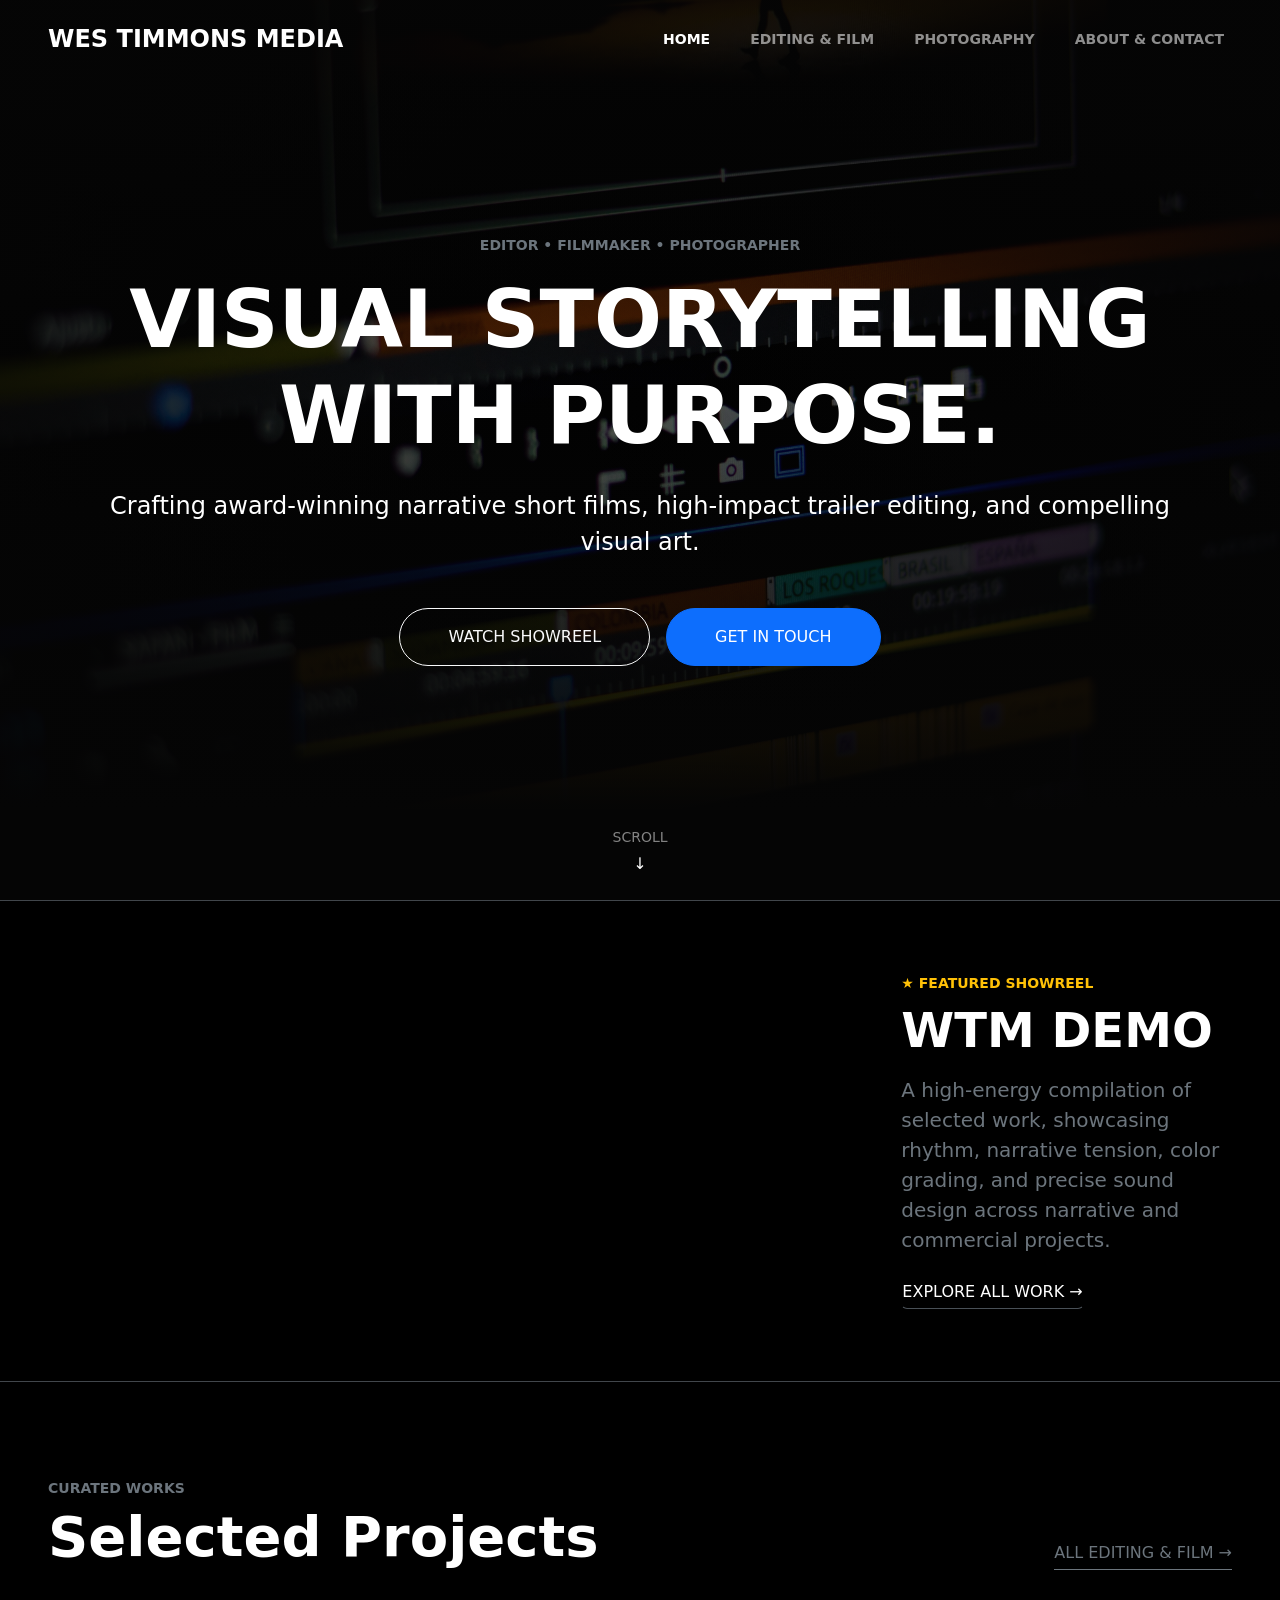
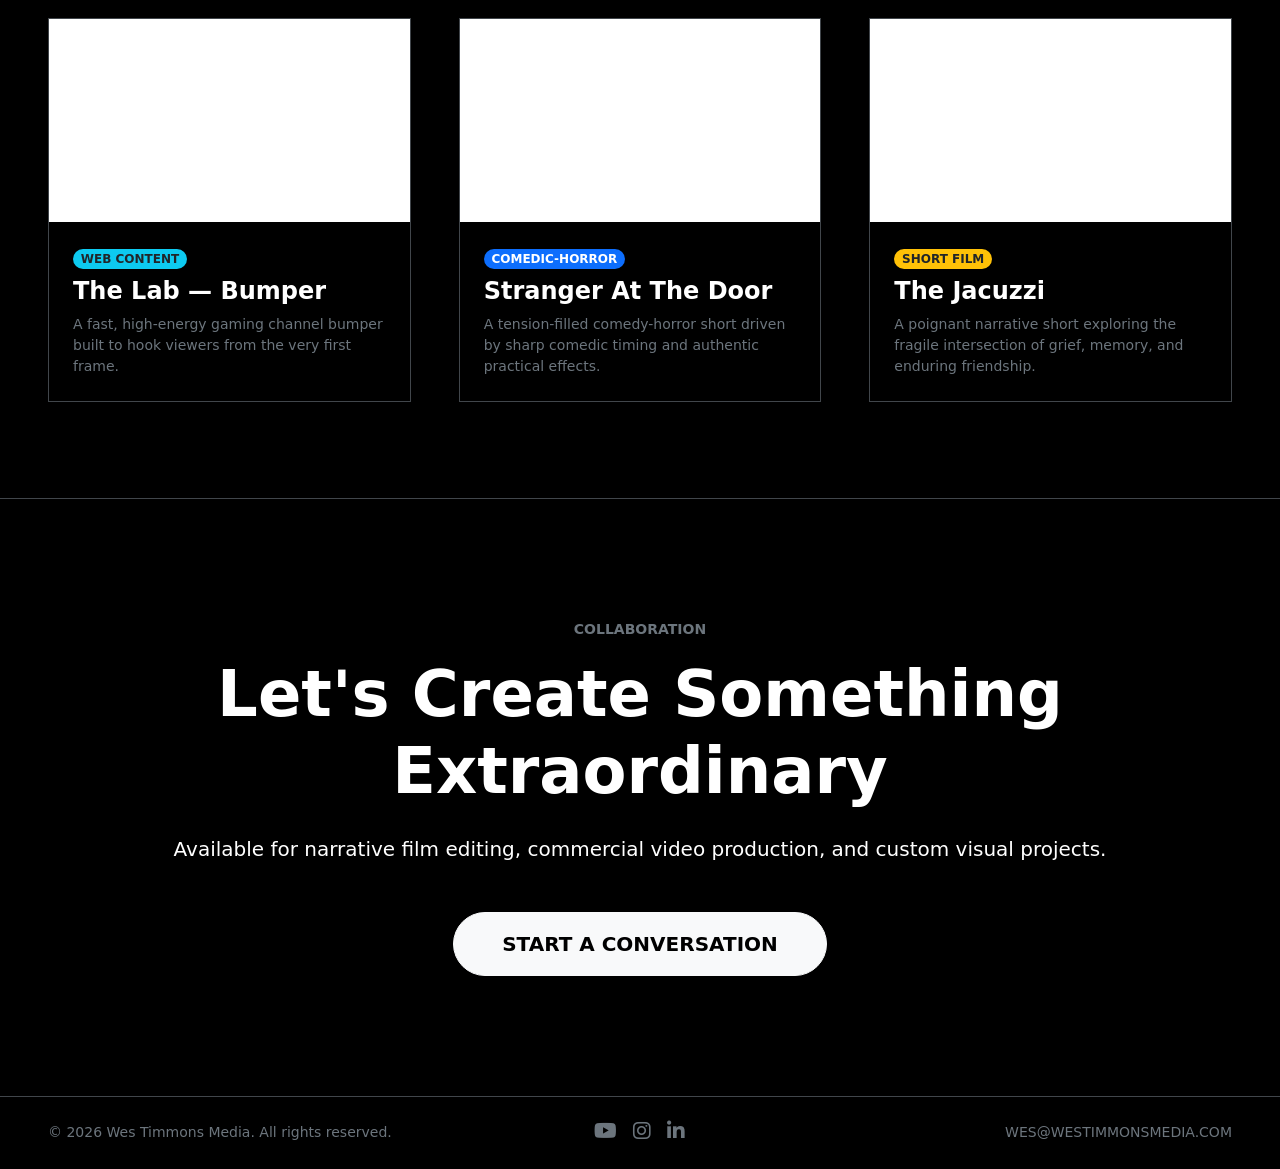
<file: index.html>
<!DOCTYPE html>
<html lang="en" data-bs-theme="dark">
<head>
  <meta charset="UTF-8">
  <meta name="viewport" content="width=device-width, initial-scale=1.0">
  <meta http-equiv="Content-Security-Policy" content="
  default-src 'self'; 
  script-src 'self' 'unsafe-inline' https://cdn.jsdelivr.net; 
  style-src 'self' 'unsafe-inline' https://fonts.googleapis.com https://cdn.jsdelivr.net https://cdnjs.cloudflare.com; 
  font-src 'self' https://fonts.gstatic.com https://cdnjs.cloudflare.com; 
  img-src 'self' data: https:; 
  frame-src https://www.youtube.com; 
  connect-src 'self' https://api.web3forms.com;">
  <!-- SEO & Meta Tags -->
  <title>Wes Timmons Media | Cinematic Portfolio & Creative Design</title>
  <meta name="description" content="Explore the professional portfolio of Wes Timmons Media, featuring cinematic video editing, visual storytelling, photography, and digital design.">
  <link rel="canonical" href="https://westimmonsmedia.com/">
  <!-- Open Graph / Social Sharing -->
  <meta property="og:type" content="website">
  <meta property="og:url" content="https://westimmonsmedia.com/">
  <meta property="og:title" content="Wes Timmons Media | Cinematic Portfolio & Creative Design">
  <meta property="og:description" content="Explore the professional portfolio of Wes Timmons Media, featuring cinematic video editing, visual storytelling, photography, and digital design.">
  <meta property="og:image" content="https://westimmonsmedia.com/assets/images/wes-timmons-media-graphic.jpg">
  <!-- Twitter Card -->
  <meta name="twitter:card" content="summary_large_image">
  <meta name="twitter:title" content="Wes Timmons Media | Cinematic Portfolio & Creative Design">
  <meta name="twitter:description" content="Explore the professional portfolio of Wes Timmons Media, featuring cinematic video editing, visual storytelling, photography, and digital design.">
  <meta name="twitter:image" content="https://westimmonsmedia.com/assets/images/wes-timmons-media-graphic.jpg">
  <!-- Favicon Links -->
  <link rel="apple-touch-icon" sizes="180x180" href="/apple-touch-icon.png">
  <link rel="icon" type="image/png" sizes="32x32" href="/favicon-32x32.png">
  <link rel="icon" type="image/png" sizes="16x16" href="/favicon-16x16.png">
  <link rel="manifest" href="/site.webmanifest">
  <!-- Google Fonts for Editorial Typography -->
  <link rel="preconnect" href="https://fonts.googleapis.com">
  <link rel="preconnect" href="https://fonts.gstatic.com" crossorigin>
  <link href="https://fonts.googleapis.com/css2?family=Cinzel:wght@500;700&family=Plus+Jakarta+Sans:wght@300;400;600&display=swap" rel="stylesheet">
  <!-- Bootstrap 5.3 CSS -->
  <link href="https://cdn.jsdelivr.net/npm/bootstrap@5.3.3/dist/css/bootstrap.min.css" rel="stylesheet">
  <!-- Font Awesome 6.5.1 -->
  <link rel="stylesheet" href="https://cdnjs.cloudflare.com/ajax/libs/font-awesome/6.5.1/css/all.min.css">
  <!-- Custom CSS -->
  <link href="/assets/css/custom.css" rel="stylesheet">
</head>
<body class="bg-black text-white">

  <!-- Fixed Transparent Navigation -->
  <nav class="navbar navbar-expand-lg fixed-top py-3 navbar-dark bg-gradient-vignette">
    <div class="container-fluid px-4 px-md-5">
      <a class="navbar-brand fw-bold text-uppercase tracking-wider font-cinzel fs-4" href="/">WES TIMMONS MEDIA</a>
      <button class="navbar-toggler border-0" type="button" data-bs-toggle="collapse" data-bs-target="#navbarNav">
        <span class="navbar-toggler-icon"></span>
      </button>
      <div class="collapse navbar-collapse justify-content-end" id="navbarNav">
        <ul class="navbar-nav gap-lg-4 text-uppercase tracking-widest small fw-semibold">
          <li class="nav-item"><a class="nav-link active" href="/">Home</a></li>
          <li class="nav-item"><a class="nav-link" href="/editing-and-film/">Editing & Film</a></li>
          <li class="nav-item"><a class="nav-link" href="/photography/">Photography</a></li>
          <li class="nav-item"><a class="nav-link" href="/about-contact/">About & Contact</a></li>
        </ul>
      </div>
    </div>
  </nav>

  <!-- Full-Bleed 100vh Hero -->
  <section class="hero-fullbleed position-relative d-flex align-items-center justify-content-center text-center">
    
    <!-- Hero Background Image -->
    <div class="hero-image-wrapper">
      <img src="/assets/images/hero-1.jpg" 
           alt="Cinematic Camera Set Background" 
           class="hero-bg-img">
    </div>
    
    <!-- Dark Vignette Overlay -->
    <div class="hero-overlay"></div>

    <!-- Hero Content Overlay -->
    <div class="container position-relative z-2 px-4">
      <p class="text-uppercase tracking-widest text-secondary fw-semibold mb-3 small">Editor &bull; Filmmaker &bull; Photographer</p>
      <h1 class="display-1 fw-bold font-cinzel text-uppercase tracking-wide mb-4">Visual Storytelling<br>With Purpose.</h1>
      <p class="lead text-light-50 max-w-700 mx-auto mb-5 font-sans fw-light fs-4">
        Crafting award-winning narrative short films, high-impact trailer editing, and compelling visual art.
      </p>
      <div class="d-flex flex-column flex-sm-row justify-content-center gap-3">
        <a href="#featured-reel" class="btn btn-outline-light btn-lg px-5 py-3 text-uppercase tracking-wider fs-6 rounded-pill">Watch Showreel</a>
        <a href="/about-contact/" class="btn btn-primary btn-lg px-5 py-3 text-uppercase tracking-wider fs-6 rounded-pill">Get In Touch</a>
      </div>
    </div>

    <!-- Scroll Down Arrow -->
    <a href="#featured-reel" class="z-1 scroll-indicator position-absolute bottom-0 start-50 translate-middle-x mb-4 text-white text-decoration-none">
      <span class="small text-uppercase tracking-widest d-block mb-1 opacity-50 text-white">Scroll</span>
      &darr;
    </a>
  </section>

  <!-- Full-Bleed Featured Showreel Strip -->
  <section id="featured-reel" class="py-0 bg-black border-top border-bottom border-secondary-subtle">
    <div class="container-fluid p-0">
      <div class="row g-0 align-items-center bg-dark-surface">
        
        <!-- Video Column -->
        <div class="col-lg-8">
          <div class="ratio ratio-16x9">
            <iframe
              src="https://www.youtube.com/embed/w9ljbmFVUCA?si=XQyByfzLQdNQd1aM&rel=0&cc_lang_pref=en&cc_load_policy=0" 
              title="YouTube video player" 
              frameborder="0" 
              allow="accelerometer; autoplay; clipboard-write; encrypted-media; gyroscope; picture-in-picture; web-share" 
              allowfullscreen 
              loading="lazy">
            </iframe>
          </div>
        </div>

        <!-- Details Column -->
        <div class="col-lg-4 p-4 p-md-5">
          <span class="text-uppercase tracking-widest text-warning small fw-bold d-block mb-2">&starf; Featured Showreel</span>
          <h2 class="display-5 font-cinzel fw-bold mb-3">WTM DEMO</h2>
          <p class="text-secondary fs-5 font-sans fw-light mb-4">
            A high-energy compilation of selected work, showcasing rhythm, narrative tension, color grading, and precise sound design across narrative and commercial projects.
          </p>
          <a href="/editing-and-film/" class="btn btn-link text-white text-decoration-none p-0 tracking-wider text-uppercase border-bottom pb-1">Explore All Work &rarr;</a>
        </div>

      </div>
    </div>
  </section>

  <!-- Full-Bleed Selected Works Grid -->
  <section class="py-5 bg-black">
    <div class="container-fluid px-md-5 py-5">
      
      <div class="d-flex flex-column flex-md-row justify-content-between align-items-md-end mb-5">
        <div>
          <p class="text-uppercase tracking-widest text-secondary small fw-semibold mb-1">Curated Works</p>
          <h2 class="display-4 font-cinzel fw-bold mb-0">Selected Projects</h2>
        </div>
        <a href="/editing-and-film/" class="text-uppercase tracking-wider text-secondary text-decoration-none border-bottom border-secondary pb-1 mt-3 mt-md-0">All Editing & Film &rarr;</a>
      </div>

      <div class="row g-4 g-xl-5">
        <!-- Project: The Lab - Bumper -->
        <div class="col-md-6 col-lg-4">
          <div class="cinematic-card position-relative overflow-hidden h-100 bg-dark-surface border border-secondary-subtle">
            <div class="ratio ratio-16x9">
              <iframe 
                src="https://www.youtube.com/embed/-lA-dEMpLtU?rel=0" 
                title="The Lab - Bumper" 
                frameborder="0"
                allow="accelerometer; autoplay; clipboard-write; encrypted-media; gyroscope; picture-in-picture; web-share" 
                allowfullscreen 
                loading="lazy">
              </iframe>
            </div>
            <div class="p-4">
              <span class="badge rounded-pill bg-info text-dark text-uppercase tracking-wider mb-2">Web Content</span>
              <h3 class="h4 font-cinzel fw-bold mb-2">The Lab — Bumper</h3>
              <p class="text-secondary small mb-0">A fast, high-energy gaming channel bumper built to hook viewers from the very first frame.</p>
            </div>
          </div>
        </div>

        <!-- Project: Stranger at The Door -->
        <div class="col-md-6 col-lg-4">
          <div class="cinematic-card position-relative overflow-hidden h-100 bg-dark-surface border border-secondary-subtle">
            <div class="ratio ratio-16x9">
              <iframe 
                src="https://www.youtube.com/embed/SWcSEza4B6Y?si=547chGgP9BMV90aC&rel=0" 
                title="Stranger At The Door" 
                frameborder="0"
                allow="accelerometer; autoplay; clipboard-write; encrypted-media; gyroscope; picture-in-picture; web-share" 
                allowfullscreen 
                loading="lazy">
              </iframe>
            </div>
            <div class="p-4">
              <span class="badge rounded-pill bg-primary text-uppercase tracking-wider mb-2">Comedic-Horror</span>
              <h3 class="h4 font-cinzel fw-bold mb-2">Stranger At The Door</h3>
              <p class="text-secondary small mb-0">A tension-filled comedy-horror short driven by sharp comedic timing and authentic practical effects.</p>
            </div>
          </div>
        </div>        

        <!-- Project: The Jacuzzi -->
        <div class="col-md-6 col-lg-4">
          <div class="cinematic-card position-relative overflow-hidden h-100 bg-dark-surface border border-secondary-subtle">
            <div class="ratio ratio-16x9">
              <iframe 
                src="https://www.youtube.com/embed/mk9OiQhRWTU?si=bCD0EZaOydTTolw8&rel=0" 
                title="The Jacuzzi" 
                frameborder="0"
                allow="accelerometer; autoplay; clipboard-write; encrypted-media; gyroscope; picture-in-picture; web-share" 
                allowfullscreen 
                loading="lazy">
              </iframe>
            </div>
            <div class="p-4">
              <span class="badge rounded-pill bg-warning text-dark text-uppercase tracking-wider mb-2">Short Film</span>
              <h3 class="h4 font-cinzel fw-bold mb-2">The Jacuzzi</h3>
              <p class="text-secondary small mb-0">A poignant narrative short exploring the fragile intersection of grief, memory, and enduring friendship.</p>
            </div>
          </div>
        </div>

      </div>
    </div>
  </section>

  <!-- Full-Bleed High-Impact CTA Banner -->
  <section class="py-5 bg-gradient-cta text-center position-relative border-top border-secondary-subtle">
    <div class="container py-5 my-4 position-relative z-2">
      <p class="text-uppercase tracking-widest text-secondary small fw-semibold">Collaboration</p>
      <h2 class="display-3 font-cinzel fw-bold mb-4">Let's Create Something Extraordinary</h2>
      <p class="lead text-light-50 max-w-600 mx-auto mb-5 font-sans">
        Available for narrative film editing, commercial video production, and custom visual projects.
      </p>
      <a href="/about-contact/" class="btn btn-light btn-lg px-5 py-3 rounded-pill text-uppercase tracking-wider fw-bold">Start a Conversation</a>
    </div>
  </section>

  <!-- Minimal Dark Footer -->
  <footer class="py-4 bg-black border-top border-secondary-subtle">
    <div class="container-fluid px-md-5">
      <div class="row align-items-center gy-3 text-center text-md-start">
        
        <!-- Left Column: Flexed to Start -->
        <div class="col-12 col-md-4 d-flex justify-content-center justify-content-md-start">
          <p class="mb-0 text-secondary small font-sans">&copy; <span id="current-year">2026</span> Wes Timmons Media. All rights reserved.</p>
        </div>

        <!-- Center Column: Absolutely Centered -->
        <div class="col-12 col-md-4 d-flex justify-content-center">
          <div class="d-flex align-items-center gap-3">
            <a href="https://www.youtube.com/@wes.timmons" target="_blank" rel="noopener noreferrer" class="text-secondary text-decoration-none footer-social-icon" aria-label="YouTube">
              <i class="fa-brands fa-youtube fs-5"></i>
            </a>
            <a href="https://www.instagram.com/westimmonsmedia/" target="_blank" rel="noopener noreferrer" class="text-secondary text-decoration-none footer-social-icon" aria-label="Instagram">
              <i class="fa-brands fa-instagram fs-5"></i>
            </a>
            <a href="https://www.linkedin.com/in/wes-timmons" target="_blank" rel="noopener noreferrer" class="text-secondary text-decoration-none footer-social-icon" aria-label="LinkedIn">
              <i class="fa-brands fa-linkedin-in fs-5"></i>
            </a>
          </div>
        </div>

        <!-- Right Column: Flexed to End -->
        <div class="col-12 col-md-4 d-flex justify-content-center justify-content-md-end">
          <a href="mailto:wes@westimmonsmedia.com" class="text-secondary text-decoration-none small tracking-widest text-uppercase">wes@westimmonsmedia.com</a>
        </div>

      </div>
    </div>
  </footer>

  <!-- Bootstrap 5.3 Bundle JS -->
  <script src="https://cdn.jsdelivr.net/npm/bootstrap@5.3.3/dist/js/bootstrap.bundle.min.js"></script>
  <!-- Custom JS -->
  <script src="/assets/js/main.js"></script>
</body>
</html>
</file>
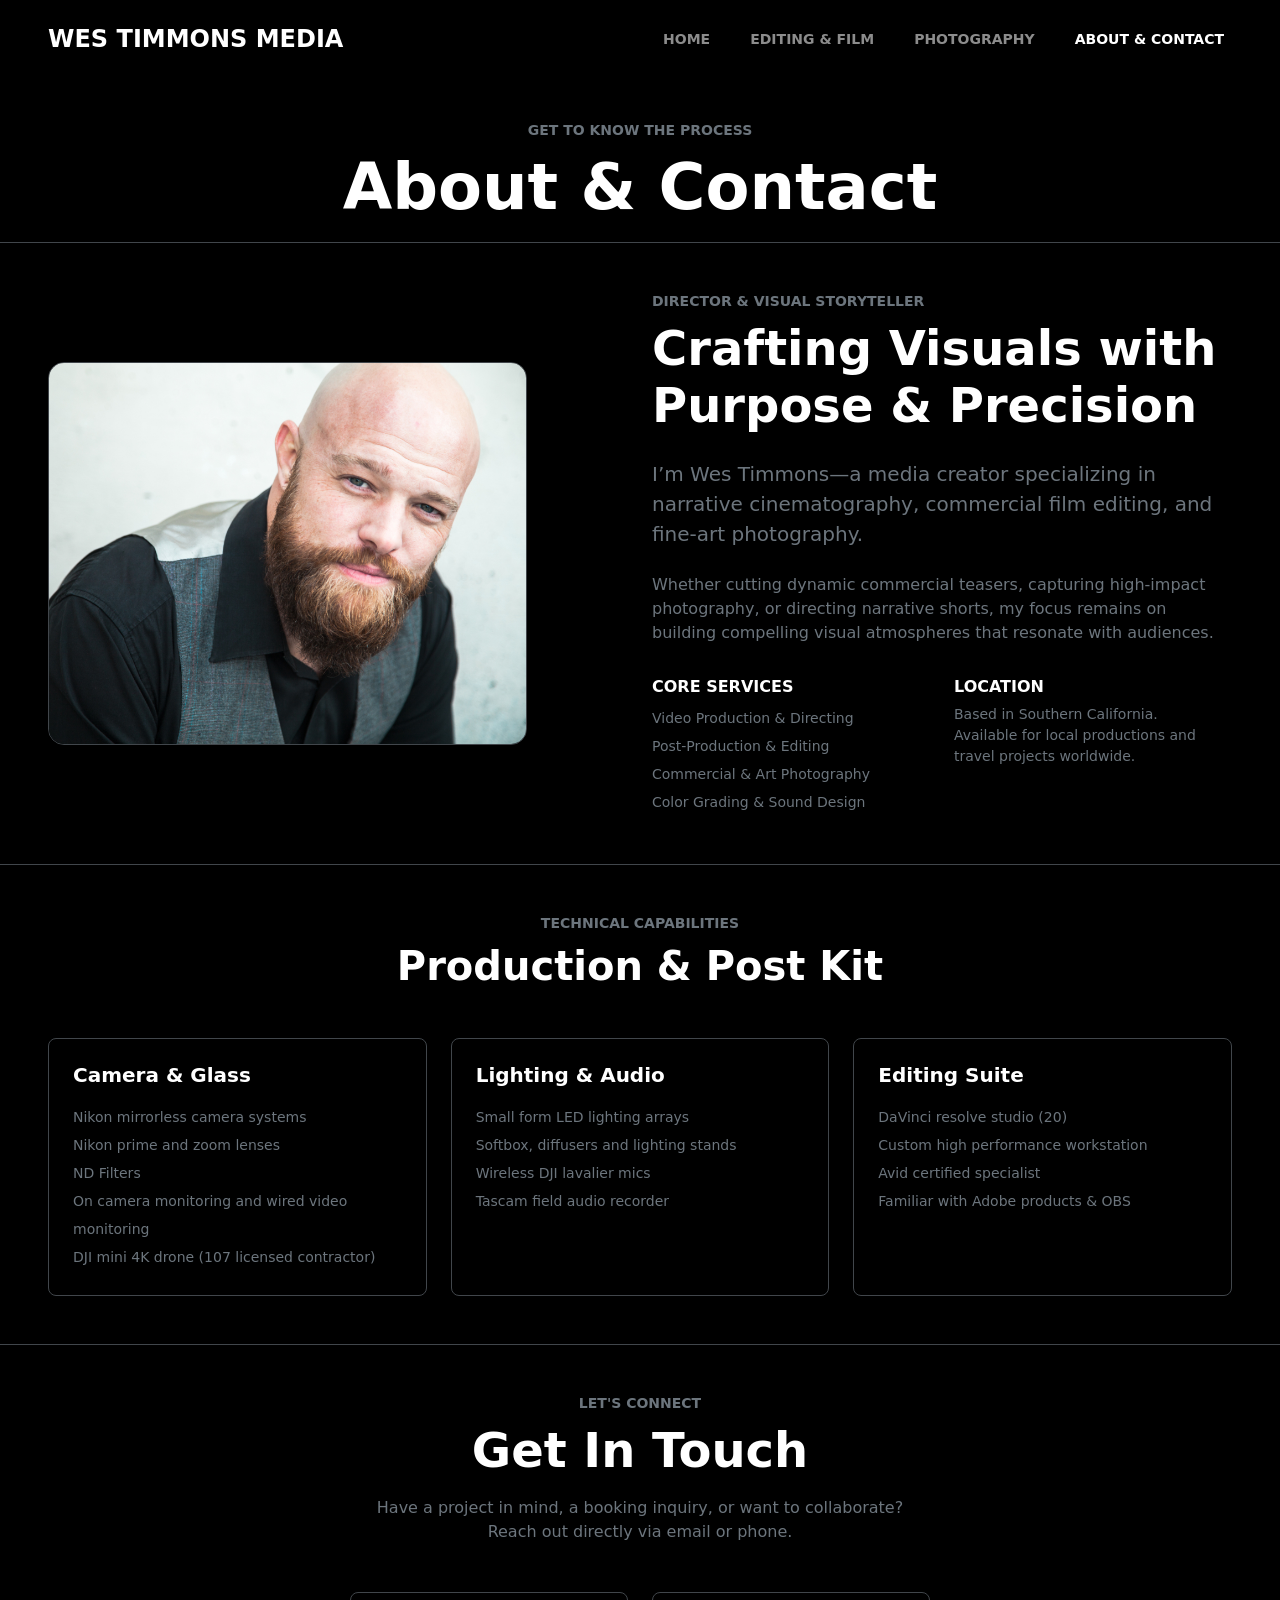
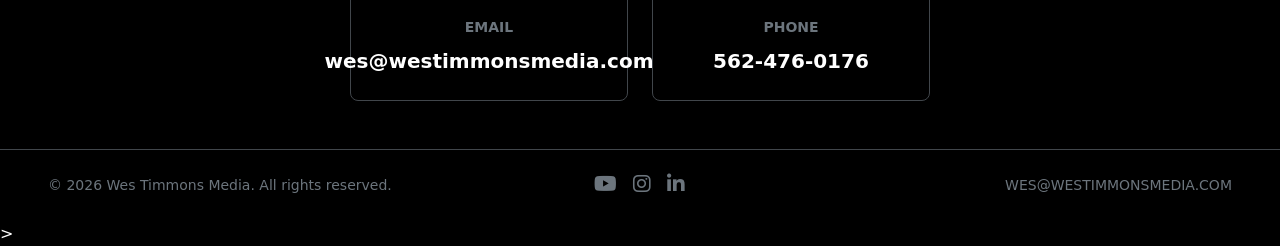
<file: about-contact/index.html>
<!DOCTYPE html>
<html lang="en" data-bs-theme="dark">
<head>
  <meta charset="UTF-8">
  <meta name="viewport" content="width=device-width, initial-scale=1.0">
  <meta http-equiv="Content-Security-Policy" content="
  default-src 'self'; 
  script-src 'self' 'unsafe-inline' https://cdn.jsdelivr.net; 
  style-src 'self' 'unsafe-inline' https://fonts.googleapis.com https://cdn.jsdelivr.net https://cdnjs.cloudflare.com; 
  font-src 'self' https://fonts.gstatic.com https://cdnjs.cloudflare.com; 
  img-src 'self' data: https:; 
  frame-src https://www.youtube.com; 
  connect-src 'self' https://api.web3forms.com;">
  <!-- SEO & Meta Tags -->
  <title>About & Contact | Wes Timmons Media</title>
  <meta name="description" content="Get in touch with Wes Timmons Media for your next creative project, video production, or digital design collaboration.">
  <link rel="canonical" href="https://westimmonsmedia.com/about-contact/">
  <!-- Open Graph / Social Sharing -->
  <meta property="og:type" content="website">
  <meta property="og:url" content="https://westimmonsmedia.com/about-contact/">
  <meta property="og:title" content="About & Contact | Wes Timmons Media">
  <meta property="og:description" content="Get in touch with Wes Timmons Media for your next creative project, video production, or digital design collaboration.">
  <meta property="og:image" content="https://westimmonsmedia.com/assets/images/wes-timmons-media-graphic.jpg">
  <!-- Twitter Card -->
  <meta name="twitter:card" content="summary_large_image">
  <meta name="twitter:title" content="About & Contact | Wes Timmons Media">
  <meta name="twitter:description" content="Get in touch with Wes Timmons Media for your next creative project, video production, or digital design collaboration.">
  <meta name="twitter:image" content="https://westimmonsmedia.com/assets/images/wes-timmons-media-graphic.jpg">
  <!-- Favicon Links -->
  <link rel="apple-touch-icon" sizes="180x180" href="/apple-touch-icon.png">
  <link rel="icon" type="image/png" sizes="32x32" href="/favicon-32x32.png">
  <link rel="icon" type="image/png" sizes="16x16" href="/favicon-16x16.png">
  <link rel="manifest" href="/site.webmanifest">
  <!-- Google Fonts -->
  <link rel="preconnect" href="https://fonts.googleapis.com">
  <link rel="preconnect" href="https://fonts.gstatic.com" crossorigin>
  <link href="https://fonts.googleapis.com/css2?family=Cinzel:wght@500;700&family=Plus+Jakarta+Sans:wght@300;400;600&display=swap" rel="stylesheet">
  <!-- Bootstrap 5.3 CSS -->
  <link href="https://cdn.jsdelivr.net/npm/bootstrap@5.3.3/dist/css/bootstrap.min.css" rel="stylesheet">
  <!-- Font Awesome 6.5.1 -->
  <link rel="stylesheet" href="https://cdnjs.cloudflare.com/ajax/libs/font-awesome/6.5.1/css/all.min.css">
  <!-- Custom CSS -->
  <link href="/assets/css/custom.css" rel="stylesheet">
</head>
<body class="bg-black text-white">

  <!-- Fixed Navigation -->
  <nav class="navbar navbar-expand-lg fixed-top py-3 navbar-dark">
    <div class="container-fluid px-4 px-md-5">
      <a class="navbar-brand fw-bold text-uppercase tracking-wider font-cinzel fs-4" href="/">WES TIMMONS MEDIA</a>
      <button class="navbar-toggler border-0" type="button" data-bs-toggle="collapse" data-bs-target="#navbarNav">
        <span class="navbar-toggler-icon"></span>
      </button>
      <div class="collapse navbar-collapse justify-content-end" id="navbarNav">
        <ul class="navbar-nav gap-lg-4 text-uppercase tracking-widest small fw-semibold">
          <li class="nav-item"><a class="nav-link" href="/">Home</a></li>
          <li class="nav-item"><a class="nav-link" href="/editing-and-film/">Editing & Film</a></li>
          <li class="nav-item"><a class="nav-link" href="/photography/">Photography</a></li>
          <li class="nav-item"><a class="nav-link active" href="/about-contact/">About & Contact</a></li>
        </ul>
      </div>
    </div>
  </nav>

  <!-- Page Header -->
  <section class="pt-5 mt-5 pb-3 bg-black">
    <div class="container-fluid px-4 px-md-5 pt-4 text-center">
      <p class="text-uppercase tracking-widest text-secondary fw-semibold mb-2 small">Get To Know The Process</p>
      <h1 class="display-3 font-cinzel fw-bold mb-0">About & Contact</h1>
    </div>
  </section>

  <!-- Bio & Profile Section -->
  <section class="py-5 bg-black border-top border-secondary-subtle">
    <div class="container-fluid px-4 px-md-5">
      <div class="row gy-5 align-items-center justify-content-between">
        
        <!-- Profile Image / Visual -->
        <div class="col-lg-5">
          <div class="position-relative overflow-hidden rounded-4 border border-secondary-subtle shadow-lg">
            <img src="/assets/images/wes-timmons-profile.jpg" alt="Wes Timmons behind the camera" class="img-fluid w-100 object-fit-cover" loading="lazy">
          </div>
        </div>

        <!-- Bio Content -->
        <div class="col-lg-6">
          <p class="text-uppercase tracking-widest text-secondary fw-semibold small mb-2">Director & Visual Storyteller</p>
          <h2 class="display-5 font-cinzel fw-bold mb-4">Crafting Visuals with Purpose & Precision</h2>
          <p class="lead text-secondary mb-4">
            I’m Wes Timmons—a media creator specializing in narrative cinematography, commercial film editing, and fine-art photography. 
          </p>
          <p class="text-secondary mb-4">
            Whether cutting dynamic commercial teasers, capturing high-impact photography, or directing narrative shorts, my focus remains on building compelling visual atmospheres that resonate with audiences.
          </p>
          <div class="row g-4 pt-2">
            <div class="col-sm-6">
              <h3 class="fs-6 text-uppercase tracking-wider font-cinzel fw-bold text-white mb-2">Core Services</h3>
              <ul class="list-unstyled text-secondary small lh-lg mb-0">
                <li>Video Production & Directing</li>
                <li>Post-Production & Editing</li>
                <li>Commercial & Art Photography</li>
                <li>Color Grading & Sound Design</li>
              </ul>
            </div>
            <div class="col-sm-6">
              <h3 class="fs-6 text-uppercase tracking-wider font-cinzel fw-bold text-white mb-2">Location</h3>
              <p class="text-secondary small mb-0">
                Based in Southern California.<br>
                Available for local productions and travel projects worldwide.
              </p>
            </div>
          </div>
        </div>

      </div>
    </div>
  </section>

  <!-- Production Gear & Tools -->
  <section class="py-5 bg-dark-section border-top border-secondary-subtle">
    <div class="container-fluid px-4 px-md-5">
      <div class="text-center max-width-600 mx-auto mb-5">
        <p class="text-uppercase tracking-widest text-secondary fw-semibold small mb-2">Technical Capabilities</p>
        <h2 class="display-6 font-cinzel fw-bold mb-0">Production & Post Kit</h2>
      </div>

      <div class="row g-4">
        <div class="col-md-4">
          <div class="p-4 rounded-3 border border-secondary-subtle bg-black h-100">
            <h3 class="fs-5 font-cinzel fw-bold mb-3 text-white">Camera & Glass</h3>
            <ul class="list-unstyled text-secondary small lh-lg mb-0">
              <li>Nikon mirrorless camera systems</li>
              <li>Nikon prime and zoom lenses</li>
              <li>ND Filters</li>
              <li>On camera monitoring and wired video monitoring</li>
              <li>DJI mini 4K drone (107 licensed contractor)</li>
            </ul>
          </div>
        </div>

        <div class="col-md-4">
          <div class="p-4 rounded-3 border border-secondary-subtle bg-black h-100">
            <h3 class="fs-5 font-cinzel fw-bold mb-3 text-white">Lighting & Audio</h3>
            <ul class="list-unstyled text-secondary small lh-lg mb-0">
              <li>Small form LED lighting arrays</li>
              <li>Softbox, diffusers and lighting stands</li>
              <li>Wireless DJI lavalier mics</li>
              <li>Tascam field audio recorder</li>
            </ul>
          </div>
        </div>

        <div class="col-md-4">
          <div class="p-4 rounded-3 border border-secondary-subtle bg-black h-100">
            <h3 class="fs-5 font-cinzel fw-bold mb-3 text-white">Editing Suite</h3>
            <ul class="list-unstyled text-secondary small lh-lg mb-0">
              <li>DaVinci resolve studio (20)</li>
              <li>Custom high performance workstation</li>
              <li>Avid certified specialist</li>
              <li>Familiar with Adobe products & OBS</li>
            </ul>
          </div>
        </div>
      </div>
    </div>
  </section>

  <!-- Contact Information Section -->
  <section class="py-5 bg-black border-top border-secondary-subtle" id="contact-form">
    <div class="container-fluid px-4 px-md-5">
      <div class="row justify-content-center text-center">
        <div class="col-lg-8 col-xl-6">
          
          <div class="mb-4">
            <p class="text-uppercase tracking-widest text-secondary fw-semibold small mb-2">Let's Connect</p>
            <h2 class="display-5 font-cinzel fw-bold mb-3">Get In Touch</h2>
            <p class="text-secondary mb-5">Have a project in mind, a booking inquiry, or want to collaborate? Reach out directly via email or phone.</p>
          </div>

          <!-- Direct Contact Cards -->
          <div class="row g-4 justify-content-center">
            <div class="col-md-6">
              <div class="p-4 rounded-3 border border-secondary-subtle bg-dark-surface h-100 d-flex flex-column align-items-center justify-content-center">
                <span class="text-uppercase tracking-widest text-secondary small fw-bold mb-2">Email</span>
                <a href="mailto:wes@westimmonsmedia.com" class="text-white text-decoration-none fs-5 fw-semibold">wes@westimmonsmedia.com</a>
              </div>
            </div>

            <div class="col-md-6">
              <div class="p-4 rounded-3 border border-secondary-subtle bg-dark-surface h-100 d-flex flex-column align-items-center justify-content-center">
                <span class="text-uppercase tracking-widest text-secondary small fw-bold mb-2">Phone</span>
                <a href="tel:5624760176" class="text-white text-decoration-none fs-5 fw-semibold">562-476-0176</a>
              </div>
            </div>
          </div>

        </div>
      </div>
    </div>
  </section>

  <!-- Minimal Dark Footer -->
  <footer class="py-4 bg-black border-top border-secondary-subtle">
    <div class="container-fluid px-md-5">
      <div class="row align-items-center gy-3 text-center text-md-start">
        
        <!-- Left Column: Flexed to Start -->
        <div class="col-12 col-md-4 d-flex justify-content-center justify-content-md-start">
          <p class="mb-0 text-secondary small font-sans">&copy; <span id="current-year">2026</span> Wes Timmons Media. All rights reserved.</p>
        </div>

        <!-- Center Column: Absolutely Centered -->
        <div class="col-12 col-md-4 d-flex justify-content-center">
          <div class="d-flex align-items-center gap-3">
            <a href="https://www.youtube.com/@wes.timmons" target="_blank" rel="noopener noreferrer" class="text-secondary text-decoration-none footer-social-icon" aria-label="YouTube">
              <i class="fa-brands fa-youtube fs-5"></i>
            </a>
            <a href="https://www.instagram.com/westimmonsmedia/" target="_blank" rel="noopener noreferrer" class="text-secondary text-decoration-none footer-social-icon" aria-label="Instagram">
              <i class="fa-brands fa-instagram fs-5"></i>
            </a>
            <a href="https://www.linkedin.com/in/wes-timmons" target="_blank" rel="noopener noreferrer" class="text-secondary text-decoration-none footer-social-icon" aria-label="LinkedIn">
              <i class="fa-brands fa-linkedin-in fs-5"></i>
            </a>
          </div>
        </div>

        <!-- Right Column: Flexed to End -->
        <div class="col-12 col-md-4 d-flex justify-content-center justify-content-md-end">
          <a href="mailto:wes@westimmonsmedia.com" class="text-secondary text-decoration-none small tracking-widest text-uppercase">wes@westimmonsmedia.com</a>
        </div>

      </div>
    </div>
  </footer>>


  <!-- Bootstrap JS -->
  <script src="https://cdn.jsdelivr.net/npm/bootstrap@5.3.3/dist/js/bootstrap.bundle.min.js"></script>
  <!-- Custom JS -->
  <script src="/assets/js/main.js"></script>
</body>
</html>
</file>
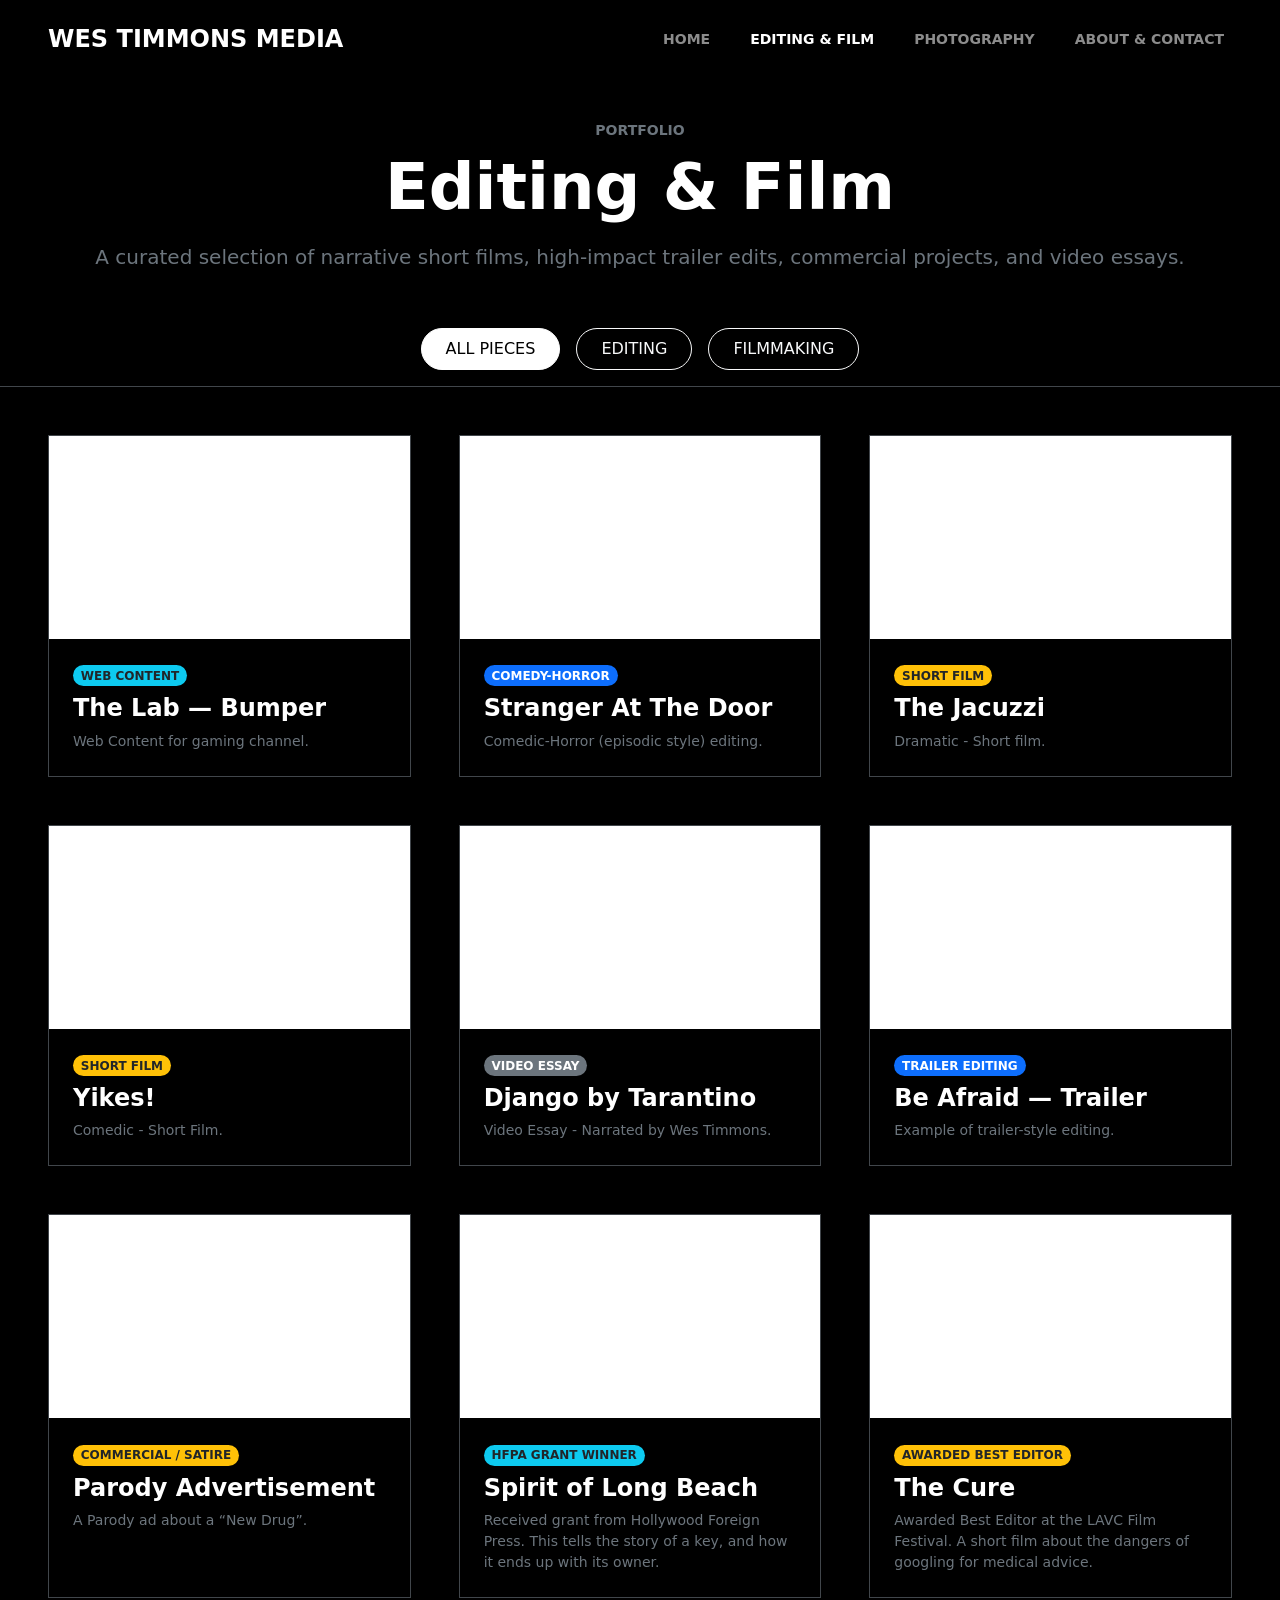
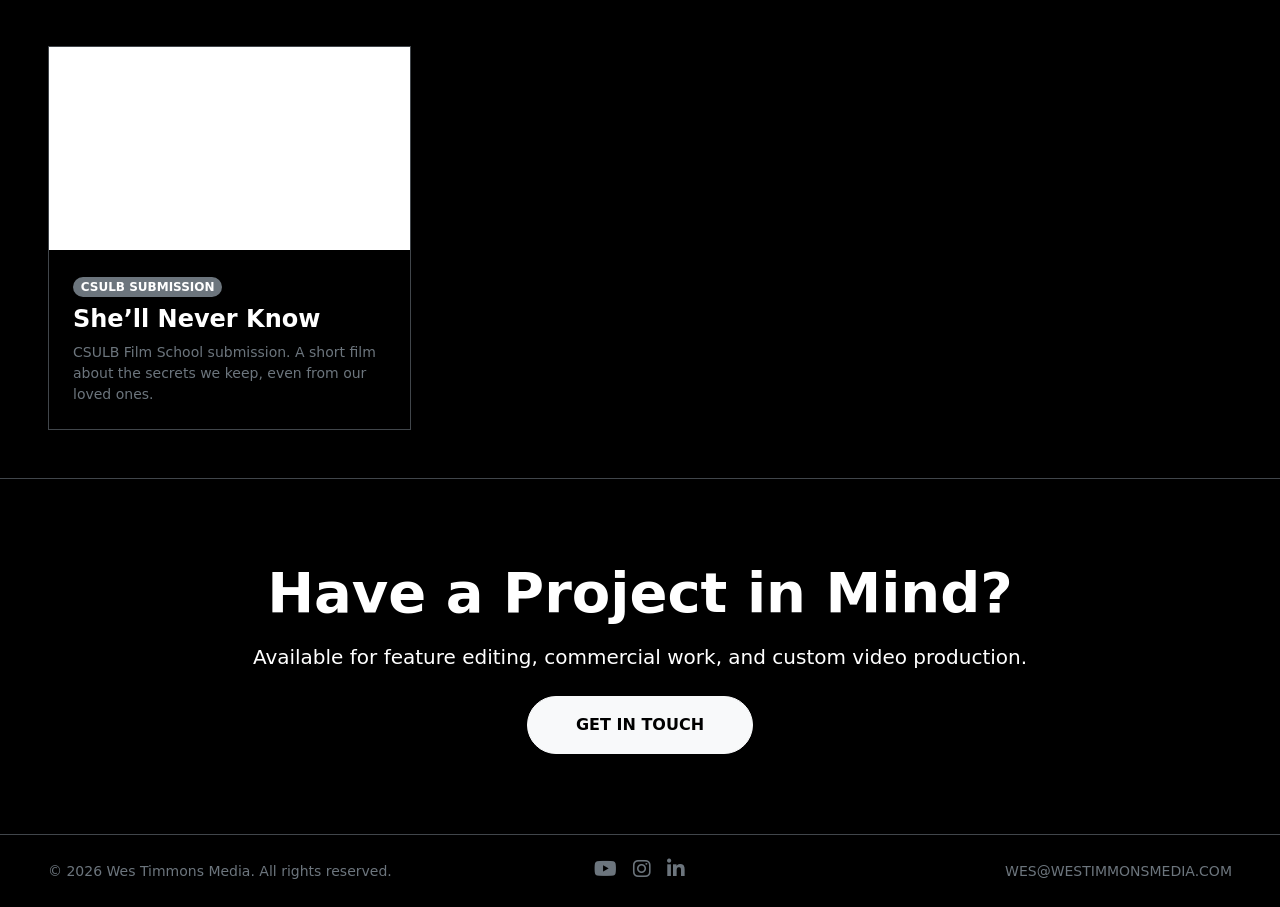
<file: editing-and-film/index.html>
<!DOCTYPE html>
<html lang="en" data-bs-theme="dark">
<head>
  <meta charset="UTF-8">
  <meta name="viewport" content="width=device-width, initial-scale=1.0">
  <meta http-equiv="Content-Security-Policy" content="
  default-src 'self'; 
  script-src 'self' 'unsafe-inline' https://cdn.jsdelivr.net; 
  style-src 'self' 'unsafe-inline' https://fonts.googleapis.com https://cdn.jsdelivr.net https://cdnjs.cloudflare.com; 
  font-src 'self' https://fonts.gstatic.com https://cdnjs.cloudflare.com; 
  img-src 'self' data: https:; 
  frame-src https://www.youtube.com; 
  connect-src 'self' https://api.web3forms.com;">
  <!-- SEO & Meta Tags -->
  <title>Video Editing & Film Production Portfolio | Wes Timmons Media</title>
  <meta name="description" content="Discover high-impact video editing, cinematic storytelling, and post-production projects crafted by Wes Timmons Media.">
  <link rel="canonical" href="https://westimmonsmedia.com/editing-and-film/">
  <!-- Open Graph / Social Sharing -->
  <meta property="og:type" content="article">
  <meta property="og:url" content="https://westimmonsmedia.com/editing-and-film/">
  <meta property="og:title" content="Video Editing & Film Production Portfolio | Wes Timmons Media">
  <meta property="og:description" content="Discover high-impact video editing, cinematic storytelling, and post-production projects crafted by Wes Timmons Media.">
  <meta property="og:image" content="https://westimmonsmedia.com/assets/images/wes-timmons-media-graphic.jpg">
  <!-- Twitter Card -->
  <meta name="twitter:card" content="summary_large_image">
  <meta name="twitter:title" content="Video Editing & Film Production Portfolio | Wes Timmons Media">
  <meta name="twitter:description" content="Discover high-impact video editing, cinematic storytelling, and post-production projects crafted by Wes Timmons Media.">
  <meta name="twitter:image" content="https://westimmonsmedia.com/assets/images/wes-timmons-media-graphic.jpg">
  <!-- Favicon Links -->
  <link rel="apple-touch-icon" sizes="180x180" href="/apple-touch-icon.png">
  <link rel="icon" type="image/png" sizes="32x32" href="/favicon-32x32.png">
  <link rel="icon" type="image/png" sizes="16x16" href="/favicon-16x16.png">
  <link rel="manifest" href="/site.webmanifest">
  <!-- Google Fonts for Editorial Typography -->
  <link rel="preconnect" href="https://fonts.googleapis.com">
  <link rel="preconnect" href="https://fonts.gstatic.com" crossorigin>
  <link href="https://fonts.googleapis.com/css2?family=Cinzel:wght@500;700&family=Plus+Jakarta+Sans:wght@300;400;600&display=swap" rel="stylesheet">
  <!-- Bootstrap 5.3 CSS -->
  <link href="https://cdn.jsdelivr.net/npm/bootstrap@5.3.3/dist/css/bootstrap.min.css" rel="stylesheet">
  <!-- Font Awesome 6.5.1 -->
  <link rel="stylesheet" href="https://cdnjs.cloudflare.com/ajax/libs/font-awesome/6.5.1/css/all.min.css">
  <!-- Custom CSS -->
  <link href="/assets/css/custom.css" rel="stylesheet">
</head>
<body class="bg-black text-white">

  <!-- Fixed Navigation -->
  <nav class="navbar navbar-expand-lg fixed-top py-3 navbar-dark">
    <div class="container-fluid px-4 px-md-5">
      <a class="navbar-brand fw-bold text-uppercase tracking-wider font-cinzel fs-4" href="/">WES TIMMONS MEDIA</a>
      <button class="navbar-toggler border-0" type="button" data-bs-toggle="collapse" data-bs-target="#navbarNav">
        <span class="navbar-toggler-icon"></span>
      </button>
      <div class="collapse navbar-collapse justify-content-end" id="navbarNav">
        <ul class="navbar-nav gap-lg-4 text-uppercase tracking-widest small fw-semibold">
          <li class="nav-item"><a class="nav-link" href="/">Home</a></li>
          <li class="nav-item"><a class="nav-link active" href="/editing-and-film/">Editing & Film</a></li>
          <li class="nav-item"><a class="nav-link" href="/photography/">Photography</a></li>
          <li class="nav-item"><a class="nav-link" href="/about-contact/">About & Contact</a></li>
        </ul>
      </div>
    </div>
  </nav>

  <!-- Compact Page Header -->
  <section class="pt-5 mt-5 pb-4 bg-black">
    <div class="container-fluid px-4 px-md-5 pt-4 text-center">
      <p class="text-uppercase tracking-widest text-secondary fw-semibold mb-2 small">Portfolio</p>
      <h1 class="display-3 font-cinzel fw-bold mb-3">Editing & Film</h1>
      <p class="lead text-secondary max-w-700 mx-auto font-sans fw-light fs-5">
        A curated selection of narrative short films, high-impact trailer edits, commercial projects, and video essays.
      </p>
    </div>
  </section>

  <!-- Filter Buttons Section -->
  <section class="py-3 bg-black sticky-top border-bottom border-secondary-subtle z-3" style="top: 70px;">
    <div class="container-fluid px-4 px-md-5">
      <div class="d-flex flex-wrap justify-content-center gap-2 gap-md-3" id="portfolio-filters">
        <button class="btn btn-outline-light rounded-pill px-4 py-2 text-uppercase tracking-wider small active" data-filter="all">All Pieces</button>
        <button class="btn btn-outline-light rounded-pill px-4 py-2 text-uppercase tracking-wider small" data-filter="editing">Editing</button>
        <button class="btn btn-outline-light rounded-pill px-4 py-2 text-uppercase tracking-wider small" data-filter="filmmaking">Filmmaking</button>
      </div>
    </div>
  </section>

  <!-- Main Video Grid -->
  <section class="py-5 bg-black">
    <div class="container-fluid px-4 px-md-5">
      <div class="row g-4 g-xl-5" id="portfolio-grid">

        <!-- Project 1: The Lab -->
        <div class="col-md-6 col-lg-4 portfolio-item" data-category="editing">
          <div class="cinematic-card position-relative overflow-hidden h-100 bg-dark-surface border border-secondary-subtle">
            <div class="ratio ratio-16x9">
              <iframe 
                src="https://www.youtube.com/embed/-lA-dEMpLtU?si=SQT-VHOQ6TvkHrVl" 
                title="The Lab - Bumper" 
                frameborder="0"
                allow="accelerometer; autoplay; clipboard-write; encrypted-media; gyroscope; picture-in-picture; web-share" 
                allowfullscreen 
                loading="lazy">
              </iframe>
            </div>
            <div class="p-4">
              <span class="badge rounded-pill bg-info text-dark text-uppercase tracking-wider mb-2">Web Content</span>
              <h3 class="h4 font-cinzel fw-bold mb-2">The Lab — Bumper</h3>
              <p class="text-secondary small mb-0">Web Content for gaming channel.</p>
            </div>
          </div>
        </div>

        <!-- Project 2: Stranger At The Door -->
        <div class="col-md-6 col-lg-4 portfolio-item" data-category="editing">
          <div class="cinematic-card position-relative overflow-hidden h-100 bg-dark-surface border border-secondary-subtle">
            <div class="ratio ratio-16x9">
              <iframe 
                src="https://www.youtube.com/embed/SWcSEza4B6Y?si=547chGgP9BMV90aC" 
                title="Stranger At The Door" 
                frameborder="0"
                allow="accelerometer; autoplay; clipboard-write; encrypted-media; gyroscope; picture-in-picture; web-share" 
                allowfullscreen 
                loading="lazy">
              </iframe>
            </div>
            <div class="p-4">
              <span class="badge rounded-pill bg-primary text-uppercase tracking-wider mb-2">Comedy-Horror</span>
              <h3 class="h4 font-cinzel fw-bold mb-2">Stranger At The Door</h3>
              <p class="text-secondary small mb-0">Comedic-Horror (episodic style) editing.</p>
            </div>
          </div>
        </div>

        <!-- Project 3: The Jacuzzi -->
        <div class="col-md-6 col-lg-4 portfolio-item" data-category="editing">
          <div class="cinematic-card position-relative overflow-hidden h-100 bg-dark-surface border border-secondary-subtle">
            <div class="ratio ratio-16x9">
              <iframe 
                src="https://www.youtube.com/embed/mk9OiQhRWTU?si=bCD0EZaOydTTolw8" 
                title="The Jacuzzi" 
                frameborder="0"
                allow="accelerometer; autoplay; clipboard-write; encrypted-media; gyroscope; picture-in-picture; web-share" 
                allowfullscreen 
                loading="lazy">
              </iframe>
            </div>
            <div class="p-4">
              <span class="badge rounded-pill bg-warning text-dark text-uppercase tracking-wider mb-2">Short Film</span>
              <h3 class="h4 font-cinzel fw-bold mb-2">The Jacuzzi</h3>
              <p class="text-secondary small mb-0">Dramatic - Short film.</p>
            </div>
          </div>
        </div>

        <!-- Project 4: Yikes! -->
        <div class="col-md-6 col-lg-4 portfolio-item" data-category="editing">
          <div class="cinematic-card position-relative overflow-hidden h-100 bg-dark-surface border border-secondary-subtle">
            <div class="ratio ratio-16x9">
              <iframe 
                src="https://www.youtube.com/embed/F1qvxTJDjvU" 
                title="Yikes! - Short Film" 
                frameborder="0"
                allow="accelerometer; autoplay; clipboard-write; encrypted-media; gyroscope; picture-in-picture; web-share" 
                allowfullscreen 
                loading="lazy">
              </iframe>
            </div>
            <div class="p-4">
              <span class="badge rounded-pill bg-warning text-dark text-uppercase tracking-wider mb-2">Short Film</span>
              <h3 class="h4 font-cinzel fw-bold mb-2">Yikes!</h3>
              <p class="text-secondary small mb-0">Comedic - Short Film.</p>
            </div>
          </div>
        </div>

        <!-- Project 5: Django by Tarantino -->
        <div class="col-md-6 col-lg-4 portfolio-item" data-category="editing">
          <div class="cinematic-card position-relative overflow-hidden h-100 bg-dark-surface border border-secondary-subtle">
            <div class="ratio ratio-16x9">
              <iframe 
                src="https://www.youtube.com/embed/_dbwCA7kUfk" 
                title="Django by Tarantino" 
                frameborder="0"
                allow="accelerometer; autoplay; clipboard-write; encrypted-media; gyroscope; picture-in-picture; web-share" 
                allowfullscreen 
                loading="lazy">
              </iframe>
            </div>
            <div class="p-4">
              <span class="badge rounded-pill bg-secondary text-uppercase tracking-wider mb-2">Video Essay</span>
              <h3 class="h4 font-cinzel fw-bold mb-2">Django by Tarantino</h3>
              <p class="text-secondary small mb-0">Video Essay - Narrated by Wes Timmons.</p>
            </div>
          </div>
        </div>

        <!-- Project 6: Be Afraid - Trailer -->
        <div class="col-md-6 col-lg-4 portfolio-item" data-category="editing">
          <div class="cinematic-card position-relative overflow-hidden h-100 bg-dark-surface border border-secondary-subtle">
            <div class="ratio ratio-16x9">
              <iframe 
                src="https://www.youtube.com/embed/4Mt4ZRe7YA4?si=cC-eQ94wdzEuVHyz" 
                title="Be Afraid - Trailer" 
                frameborder="0"
                allow="accelerometer; autoplay; clipboard-write; encrypted-media; gyroscope; picture-in-picture; web-share" 
                allowfullscreen 
                loading="lazy">
              </iframe>
            </div>
            <div class="p-4">
              <span class="badge rounded-pill bg-primary text-uppercase tracking-wider mb-2">Trailer Editing</span>
              <h3 class="h4 font-cinzel fw-bold mb-2">Be Afraid — Trailer</h3>
              <p class="text-secondary small mb-0">Example of trailer-style editing.</p>
            </div>
          </div>
        </div>

        <!-- Project 7: Parody Advertisement -->
        <div class="col-md-6 col-lg-4 portfolio-item" data-category="editing">
          <div class="cinematic-card position-relative overflow-hidden h-100 bg-dark-surface border border-secondary-subtle">
            <div class="ratio ratio-16x9">
              <iframe 
                src="https://www.youtube.com/embed/mpZTW9U94n0" 
                title="Parody Advertisement" 
                frameborder="0"
                allow="accelerometer; autoplay; clipboard-write; encrypted-media; gyroscope; picture-in-picture; web-share" 
                allowfullscreen 
                loading="lazy">
              </iframe>
            </div>
            <div class="p-4">
              <span class="badge rounded-pill bg-warning text-dark text-uppercase tracking-wider mb-2">Commercial / Satire</span>
              <h3 class="h4 font-cinzel fw-bold mb-2">Parody Advertisement</h3>
              <p class="text-secondary small mb-0">A Parody ad about a “New Drug”.</p>
            </div>
          </div>
        </div>

        <!-- Project 8: Spirit of Long Beach -->
        <div class="col-md-6 col-lg-4 portfolio-item" data-category="filmmaking">
          <div class="cinematic-card position-relative overflow-hidden h-100 bg-dark-surface border border-secondary-subtle">
            <div class="ratio ratio-16x9">
              <iframe 
                src="https://www.youtube.com/embed/iPYBMx6JBZw" 
                title="Spirit of Long Beach" 
                frameborder="0"
                allow="accelerometer; autoplay; clipboard-write; encrypted-media; gyroscope; picture-in-picture; web-share" 
                allowfullscreen 
                loading="lazy">
              </iframe>
            </div>
            <div class="p-4">
              <span class="badge rounded-pill bg-info text-dark text-uppercase tracking-wider mb-2">HFPA Grant Winner</span>
              <h3 class="h4 font-cinzel fw-bold mb-2">Spirit of Long Beach</h3>
              <p class="text-secondary small mb-0">Received grant from Hollywood Foreign Press. This tells the story of a key, and how it ends up with its owner.</p>
            </div>
          </div>
        </div>

        <!-- Project 9: The Cure -->
        <div class="col-md-6 col-lg-4 portfolio-item" data-category="filmmaking">
          <div class="cinematic-card position-relative overflow-hidden h-100 bg-dark-surface border border-secondary-subtle">
            <div class="ratio ratio-16x9">
              <iframe 
                src="https://www.youtube.com/embed/Sj01ay7UpeE?si=7W7Dy3ee240vXhDx" 
                title="The Cure" 
                frameborder="0"
                allow="accelerometer; autoplay; clipboard-write; encrypted-media; gyroscope; picture-in-picture; web-share" 
                allowfullscreen 
                loading="lazy">
              </iframe>
            </div>
            <div class="p-4">
              <span class="badge rounded-pill bg-warning text-dark text-uppercase tracking-wider mb-2">Awarded Best Editor</span>
              <h3 class="h4 font-cinzel fw-bold mb-2">The Cure</h3>
              <p class="text-secondary small mb-0">Awarded Best Editor at the LAVC Film Festival. A short film about the dangers of googling for medical advice.</p>
            </div>
          </div>
        </div>

        <!-- Project 10: She’ll Never Know -->
        <div class="col-md-6 col-lg-4 portfolio-item" data-category="filmmaking">
          <div class="cinematic-card position-relative overflow-hidden h-100 bg-dark-surface border border-secondary-subtle">
            <div class="ratio ratio-16x9">
              <iframe 
                src="https://www.youtube.com/embed/TJ3T7sQbVe8?si=IZ-memP0b728rtLz" 
                title="She’ll Never Know" 
                frameborder="0"
                allow="accelerometer; autoplay; clipboard-write; encrypted-media; gyroscope; picture-in-picture; web-share" 
                allowfullscreen 
                loading="lazy">
              </iframe>
            </div>
            <div class="p-4">
              <span class="badge rounded-pill bg-secondary text-uppercase tracking-wider mb-2">CSULB Submission</span>
              <h3 class="h4 font-cinzel fw-bold mb-2">She’ll Never Know</h3>
              <p class="text-secondary small mb-0">CSULB Film School submission. A short film about the secrets we keep, even from our loved ones.</p>
            </div>
          </div>
        </div>

      </div>
    </div>
  </section>

  <!-- CTA Banner -->
  <section class="py-5 bg-gradient-cta text-center position-relative border-top border-secondary-subtle">
    <div class="container py-4 my-2 position-relative z-2">
      <h2 class="display-4 font-cinzel fw-bold mb-3">Have a Project in Mind?</h2>
      <p class="lead text-light-50 max-w-600 mx-auto mb-4 font-sans">
        Available for feature editing, commercial work, and custom video production.
      </p>
      <a href="/about-contact/" class="btn btn-light btn-lg px-5 py-3 rounded-pill text-uppercase tracking-wider fw-bold fs-6">Get In Touch</a>
    </div>
  </section>

  <!-- Minimal Dark Footer -->
  <footer class="py-4 bg-black border-top border-secondary-subtle">
    <div class="container-fluid px-md-5">
      <div class="row align-items-center gy-3 text-center text-md-start">
        
        <!-- Left Column: Flexed to Start -->
        <div class="col-12 col-md-4 d-flex justify-content-center justify-content-md-start">
          <p class="mb-0 text-secondary small font-sans">&copy; <span id="current-year">2026</span> Wes Timmons Media. All rights reserved.</p>
        </div>

        <!-- Center Column: Absolutely Centered -->
        <div class="col-12 col-md-4 d-flex justify-content-center">
          <div class="d-flex align-items-center gap-3">
            <a href="https://www.youtube.com/@wes.timmons" target="_blank" rel="noopener noreferrer" class="text-secondary text-decoration-none footer-social-icon" aria-label="YouTube">
              <i class="fa-brands fa-youtube fs-5"></i>
            </a>
            <a href="https://www.instagram.com/westimmonsmedia/" target="_blank" rel="noopener noreferrer" class="text-secondary text-decoration-none footer-social-icon" aria-label="Instagram">
              <i class="fa-brands fa-instagram fs-5"></i>
            </a>
            <a href="https://www.linkedin.com/in/wes-timmons" target="_blank" rel="noopener noreferrer" class="text-secondary text-decoration-none footer-social-icon" aria-label="LinkedIn">
              <i class="fa-brands fa-linkedin-in fs-5"></i>
            </a>
          </div>
        </div>

        <!-- Right Column: Flexed to End -->
        <div class="col-12 col-md-4 d-flex justify-content-center justify-content-md-end">
          <a href="mailto:wes@westimmonsmedia.com" class="text-secondary text-decoration-none small tracking-widest text-uppercase">wes@westimmonsmedia.com</a>
        </div>

      </div>
    </div>
  </footer>
  <!-- Bootstrap JS -->
  <script src="https://cdn.jsdelivr.net/npm/bootstrap@5.3.3/dist/js/bootstrap.bundle.min.js"></script>
  <!-- Custom JS -->
  <script src="/assets/js/main.js"></script>
</body>
</html>
</file>
<file: assets/css/custom.css>
/* Smooth Scroll Anchor links */ 
html {
  scroll-behavior: smooth;
  scroll-padding-top: 5rem;
}

/* Navbar Base & Smooth Transition */
.navbar {
  transition: background-color 0.3s ease, box-shadow 0.3s ease, padding 0.3s ease;
  background-color: transparent;
}

/* Navbar Solid State (Triggered on Scroll) */
.navbar.scrolled {
  background-color: #0d0d0d !important;
  box-shadow: 0 4px 20px rgba(0, 0, 0, 0.7);
  border-bottom: 1px solid rgba(255, 255, 255, 0.08);
  padding-top: 0.75rem !important;
  padding-bottom: 0.75rem !important;
}

/* Full-Width Mobile Dropdown Menu */
@media (max-width: 991.98px) {
  .navbar-collapse {
    background-color: #0d0d0d; /* Solid dark background */
    border-top: 1px solid rgba(255, 255, 255, 0.1);
    border-bottom: 1px solid rgba(255, 255, 255, 0.1);
    
    /* Remove floating card shape & push full width */
    border-radius: 0 !important;
    margin-left: -1rem;  /* Negates default container padding on mobile */
    margin-right: -1rem; /* Negates default container padding on mobile */
    margin-top: 0.75rem;
    padding: 1.5rem 1.5rem;
    box-shadow: 0 15px 30px rgba(0, 0, 0, 0.9);
  }

  .navbar-collapse .nav-link {
    padding-top: 0.65rem;
    padding-bottom: 0.65rem;
  }
}

/* Active State for Portfolio Filter Pills */
#portfolio-filters .btn.active {
  background-color: #ffffff;
  color: #000000;
  border-color: #ffffff;
}

/* 100vh Full-Bleed Hero Section */
.hero-fullbleed {
  height: 100vh;
  min-height: 650px;
  width: 100%;
  position: relative;
}

/* Full-Bleed Image Background Wrapper */
.hero-image-wrapper {
  position: absolute;
  inset: 0;
  width: 100%;
  height: 100%;
  z-index: 0;
  overflow: hidden;
}

.hero-bg-img {
  width: 100%;
  height: 100%;
  object-fit: cover;
  object-position: center;
  filter: contrast(1.15) brightness(0.55);
}

/* Dark Vignette Gradient Overlay */
.hero-overlay {
  position: absolute;
  inset: 0;
  background: radial-gradient(circle, rgba(5,5,5,0.2) 0%, rgba(5,5,5,0.8) 90%),
              linear-gradient(180deg, rgba(5,5,5,0.7) 0%, rgba(5,5,5,0.1) 40%, rgba(5,5,5,1) 90%);
  z-index: 1;
}

/* Dark Customization for GLightbox Modal */
.goverlay {
  background: rgba(0, 0, 0, 0.95) !important;
}

.gnext, .gprev, .gclose {
  background-color: rgba(255, 255, 255, 0.1) !important;
  border-radius: 50% !important;
}

.gnext:hover, .gprev:hover, .gclose:hover {
  background-color: rgba(255, 255, 255, 0.25) !important;
}

/* Photography Masonry Layout */
.photo-masonry-grid {
  column-count: 3;
  column-gap: 1.5rem;
}

.gallery-item {
  break-inside: avoid;
  margin-bottom: 1.5rem;
}

/* Responsive adjustment for tablets & mobile */
@media (max-width: 991px) {
  .photo-masonry-grid {
    column-count: 2;
  }
}

@media (max-width: 575px) {
  .photo-masonry-grid {
    column-count: 1;
  }
}

/* Footer Social Icons Hover Effect */
.footer-social-icon {
  transition: color 0.2s ease-in-out, transform 0.2s ease-in-out;
}

.footer-social-icon:hover {
  color: #ffffff !important; /* Brightens icon on hover */
  transform: translateY(-2px); /* Subtle upward movement */
}
</file>
